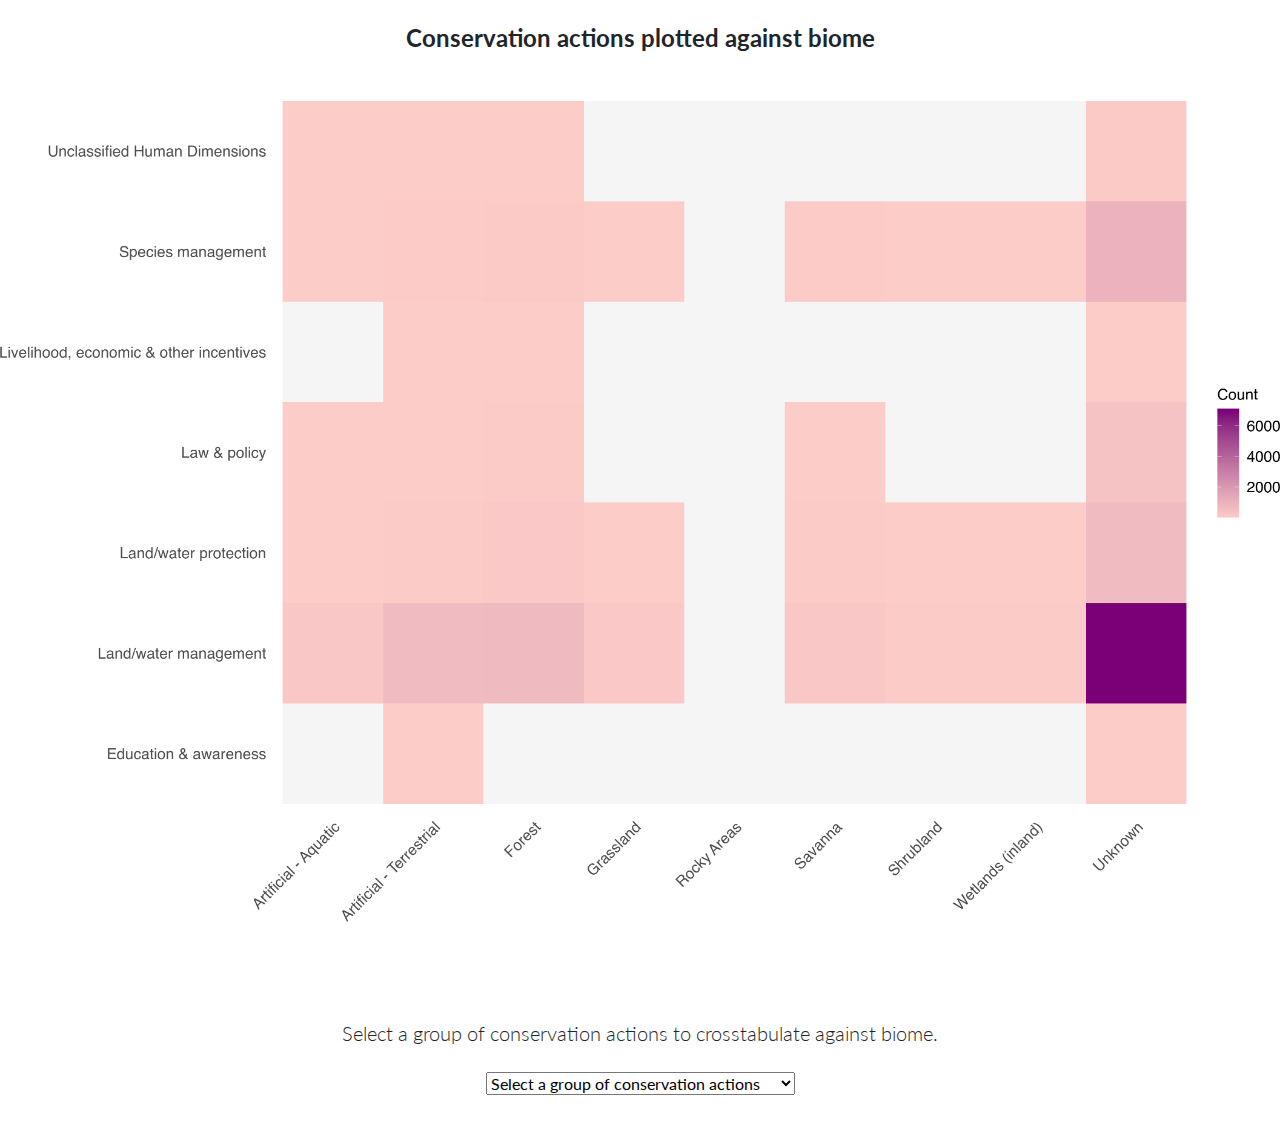
<file: figures/biome.html>
<!DOCTYPE html>
<html lang="en">
<head>
  
    <!-- Bootstrap core CSS -->
  <link href="../vendor/bootstrap/css/bootstrap.min.css" rel="stylesheet">

  <!-- Custom fonts for this template -->
  <link href="../vendor/fontawesome-free/css/all.min.css" rel="stylesheet">
  <link href="../vendor/simple-line-icons/css/simple-line-icons.css" rel="stylesheet" type="text/css">
  <link href="https://fonts.googleapis.com/css?family=Lato:300,400,700,300italic,400italic,700italic" rel="stylesheet" type="text/css">

  <!-- Custom styles for this template -->
  <link href="../css/landing-page.min.css" rel="stylesheet">


  <style>
    div {
      text-align: center
    }
    
    img {
      margin: 0;
      padding: 0;
      line-height: 0;
    }
  </style>

</head>
            
            
<body>
  <div>
    <br>
    <h4 class="mb-5">Conservation actions plotted against biome</h4>
    <img src="biome.png" style="width:100%; height: 100%; margin:0px">
    <br>
    <br>
    <br>
    <br>
    <br>
    <p class="lead mb-0">Select a group of conservation actions to crosstabulate against biome.</p>
    <br>
    <form name="change">
      <SELECT NAME="options" ONCHANGE="document.getElementById('figframe2').src = this.options[this.selectedIndex].value" id="selector">
      <option value="">Select a group of conservation actions</option>
      <option value="biome/1_Education_awareness.png">Education & awareness</option>
      <option value="biome/2_Landwater_management.png">Land/water management</option>
      <option value="biome/3_Landwater_protection.png">Land/water protection</option>
      <option value="biome/4_Law_policy.png">Law & policy</option>
      <option value="biome/5_Livelihood_economic_other_incentives.png">Livelihoods, economic & other incentives</option>
      <option value="biome/6_Species_management.png">Species management</option>
      <option value="biome/7_Unclassified_Human_Dimensions.png">Unclassified human dimensions</option>
      
      </SELECT>
    </form>
    <br>
    <img style="border: none; width: 100%; height: 100%; margin:0px" id="figframe2">
  </div>
  
</body>
</html>
</file>
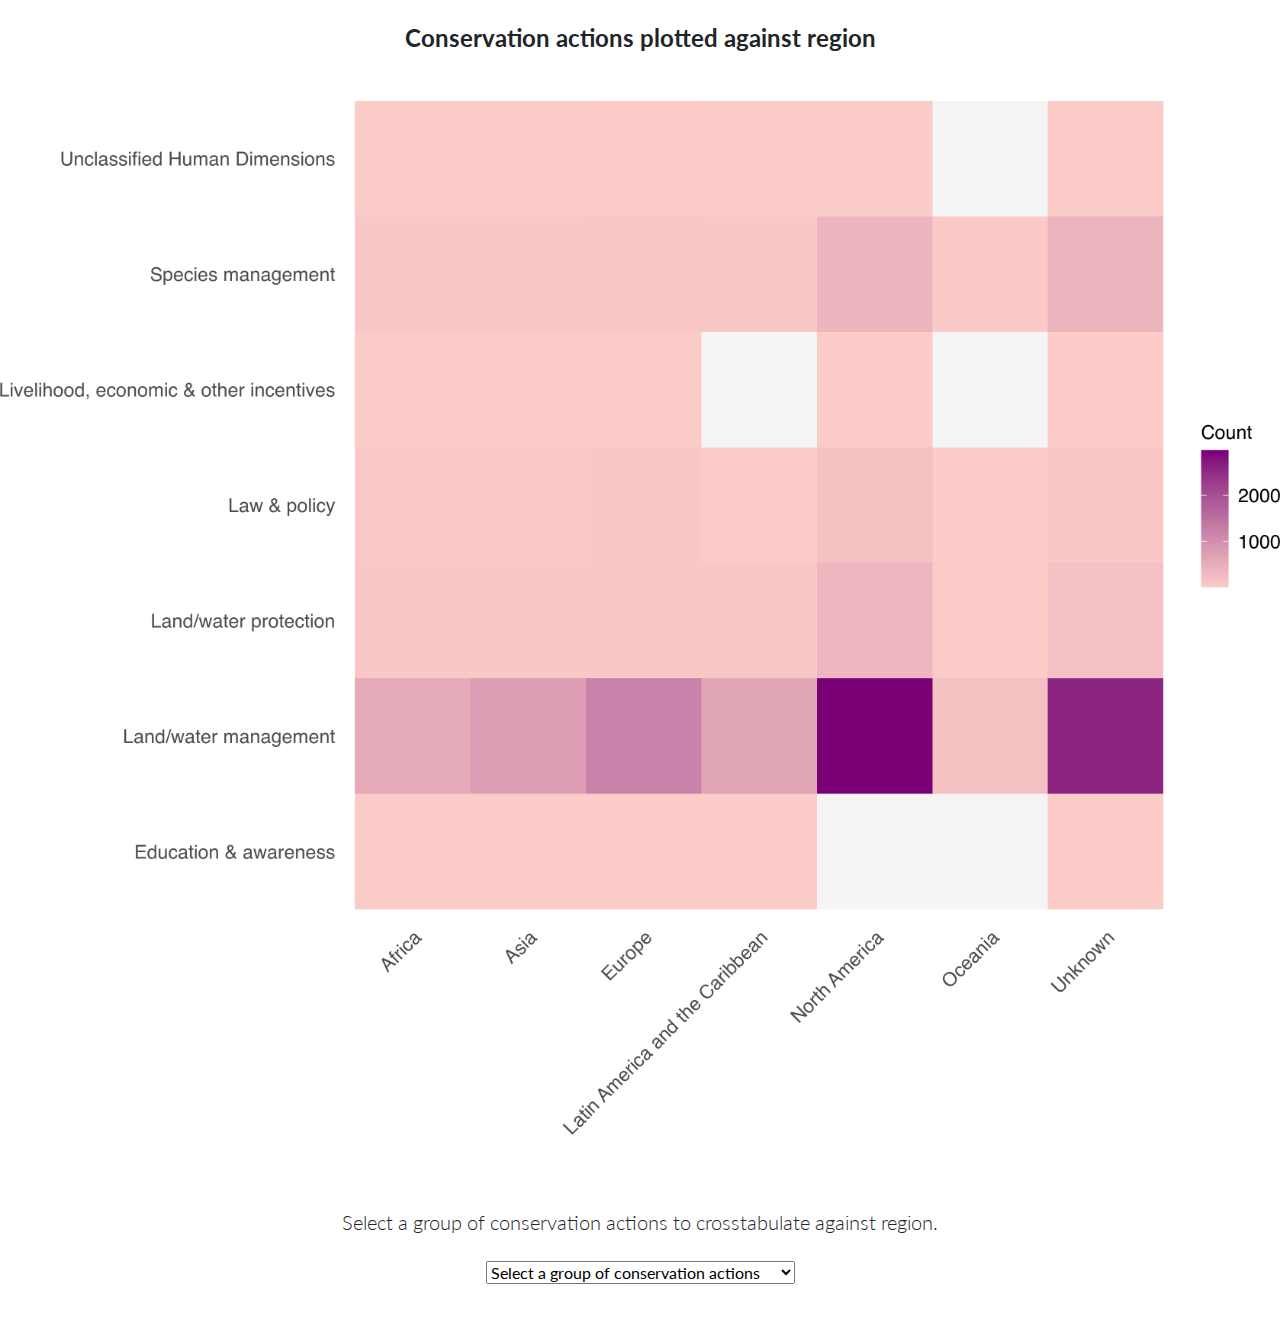
<file: figures/region.html>
<!DOCTYPE html>
<html lang="en">
<head>
  
    <!-- Bootstrap core CSS -->
  <link href="../vendor/bootstrap/css/bootstrap.min.css" rel="stylesheet">

  <!-- Custom fonts for this template -->
  <link href="../vendor/fontawesome-free/css/all.min.css" rel="stylesheet">
  <link href="../vendor/simple-line-icons/css/simple-line-icons.css" rel="stylesheet" type="text/css">
  <link href="https://fonts.googleapis.com/css?family=Lato:300,400,700,300italic,400italic,700italic" rel="stylesheet" type="text/css">

  <!-- Custom styles for this template -->
  <link href="../css/landing-page.min.css" rel="stylesheet">

  <style>
    div {
      text-align: center
    }
    
    img {
      margin: 0;
      padding: 0;
      line-height: 0;
    }
  </style>

</head>
            
            
<body>
  <div>
    <br>
    <h4 class="mb-5">Conservation actions plotted against region</h4>
    <img src="region.png" style="width:100%; height: 100%; margin:0px">
    <br>
    <br>
    <br>
    <br>
    <p class="lead mb-0">Select a group of conservation actions to crosstabulate against region.</p>
    <br>
    <form name="change">
      <SELECT NAME="options" ONCHANGE="document.getElementById('figframe2').src = this.options[this.selectedIndex].value" id="selector">
      <option value="">Select a group of conservation actions</option>
      <option value="region/1_Education_awareness.png">Education & awareness</option>
      <option value="region/2_Landwater_management.png">Land/water management</option>
      <option value="region/3_Landwater_protection.png">Land/water protection</option>
      <option value="region/4_Law_policy.png">Law & policy</option>
      <option value="region/5_Livelihood_economic_other_incentives.png">Livelihoods, economic & other incentives</option>
      <option value="region/6_Species_management.png">Species management</option>
      <option value="region/7_Unclassified_Human_Dimensions.png">Unclassified human dimensions</option>
      
      </SELECT>
    </form>
    <br>
    <img style="border: none; width: 100%; height: 100%; margin:0px" id="figframe2">
  </div>
  
</body>
</html>
</file>
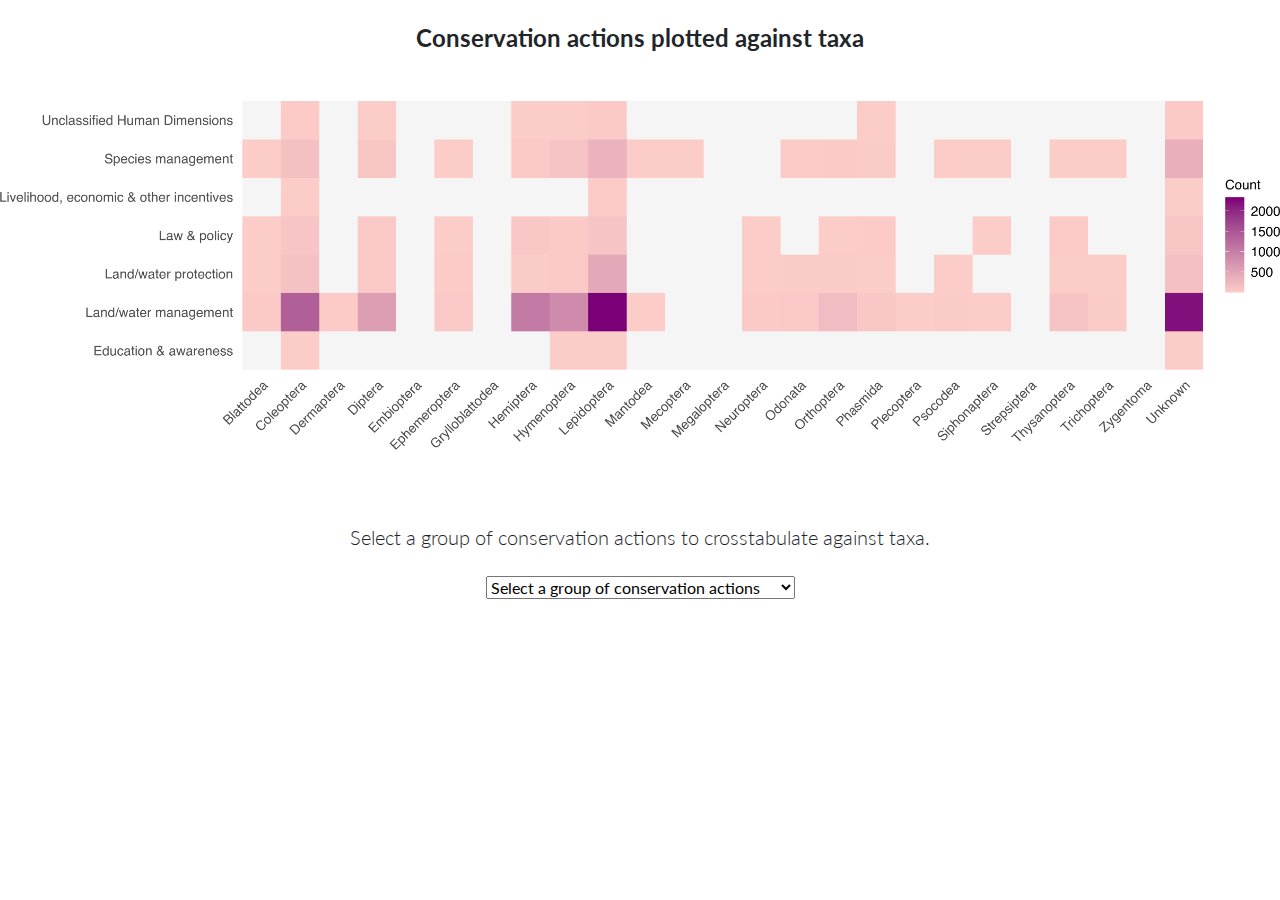
<file: figures/taxa.html>
<!DOCTYPE html>
<html lang="en">
<head>
  
    <!-- Bootstrap core CSS -->
  <link href="../vendor/bootstrap/css/bootstrap.min.css" rel="stylesheet">

  <!-- Custom fonts for this template -->
  <link href="../vendor/fontawesome-free/css/all.min.css" rel="stylesheet">
  <link href="../vendor/simple-line-icons/css/simple-line-icons.css" rel="stylesheet" type="text/css">
  <link href="https://fonts.googleapis.com/css?family=Lato:300,400,700,300italic,400italic,700italic" rel="stylesheet" type="text/css">

  <!-- Custom styles for this template -->
  <link href="../css/landing-page.min.css" rel="stylesheet">

  <style>
    div {
      text-align: center
    }
    
    img {
      margin: 0;
      padding: 0;
      line-height: 0;
    }
  </style>

</head>
            
            
<body>
  <div>
    <br>
    <h4 class="mb-5">Conservation actions plotted against taxa</h4>
    <img src="taxa.png" style="width:100%; height: 100%; margin:0px">
    <br>
    <br>
    <br>
    <br>
    <p class="lead mb-0">Select a group of conservation actions to crosstabulate against taxa.</p>
    <br>
    <form name="change">
      <SELECT NAME="options" ONCHANGE="document.getElementById('figframe2').src = this.options[this.selectedIndex].value" id="selector">
      <option value="">Select a group of conservation actions</option>
      <option value="taxa/1_Education_awareness.png">Education & awareness</option>
      <option value="taxa/2_Landwater_management.png">Land/water management</option>
      <option value="taxa/3_Landwater_protection.png">Land/water protection</option>
      <option value="taxa/4_Law_policy.png">Law & policy</option>
      <option value="taxa/5_Livelihood_economic_other_incentives.png">Livelihoods, economic & other incentives</option>
      <option value="taxa/6_Species_management.png">Species management</option>
      <option value="taxa/7_Unclassified_Human_Dimensions.png">Unclassified human dimensions</option>
      
      </SELECT>
    </form>
    <br>
    <br>
    <img style="border: none; width: 100%; height: 100%; margin:0px" id="figframe2">
  </div>
  
</body>
</html>
</file>
<file: vendor/simple-line-icons/css/simple-line-icons.css>
@font-face {
  font-family: 'simple-line-icons';
  src: url('../fonts/Simple-Line-Icons.eot?v=2.4.0');
  src: url('../fonts/Simple-Line-Icons.eot?v=2.4.0#iefix') format('embedded-opentype'), url('../fonts/Simple-Line-Icons.woff2?v=2.4.0') format('woff2'), url('../fonts/Simple-Line-Icons.ttf?v=2.4.0') format('truetype'), url('../fonts/Simple-Line-Icons.woff?v=2.4.0') format('woff'), url('../fonts/Simple-Line-Icons.svg?v=2.4.0#simple-line-icons') format('svg');
  font-weight: normal;
  font-style: normal;
}
/*
 Use the following CSS code if you want to have a class per icon.
 Instead of a list of all class selectors, you can use the generic [class*="icon-"] selector, but it's slower:
*/
.icon-user,
.icon-people,
.icon-user-female,
.icon-user-follow,
.icon-user-following,
.icon-user-unfollow,
.icon-login,
.icon-logout,
.icon-emotsmile,
.icon-phone,
.icon-call-end,
.icon-call-in,
.icon-call-out,
.icon-map,
.icon-location-pin,
.icon-direction,
.icon-directions,
.icon-compass,
.icon-layers,
.icon-menu,
.icon-list,
.icon-options-vertical,
.icon-options,
.icon-arrow-down,
.icon-arrow-left,
.icon-arrow-right,
.icon-arrow-up,
.icon-arrow-up-circle,
.icon-arrow-left-circle,
.icon-arrow-right-circle,
.icon-arrow-down-circle,
.icon-check,
.icon-clock,
.icon-plus,
.icon-minus,
.icon-close,
.icon-event,
.icon-exclamation,
.icon-organization,
.icon-trophy,
.icon-screen-smartphone,
.icon-screen-desktop,
.icon-plane,
.icon-notebook,
.icon-mustache,
.icon-mouse,
.icon-magnet,
.icon-energy,
.icon-disc,
.icon-cursor,
.icon-cursor-move,
.icon-crop,
.icon-chemistry,
.icon-speedometer,
.icon-shield,
.icon-screen-tablet,
.icon-magic-wand,
.icon-hourglass,
.icon-graduation,
.icon-ghost,
.icon-game-controller,
.icon-fire,
.icon-eyeglass,
.icon-envelope-open,
.icon-envelope-letter,
.icon-bell,
.icon-badge,
.icon-anchor,
.icon-wallet,
.icon-vector,
.icon-speech,
.icon-puzzle,
.icon-printer,
.icon-present,
.icon-playlist,
.icon-pin,
.icon-picture,
.icon-handbag,
.icon-globe-alt,
.icon-globe,
.icon-folder-alt,
.icon-folder,
.icon-film,
.icon-feed,
.icon-drop,
.icon-drawer,
.icon-docs,
.icon-doc,
.icon-diamond,
.icon-cup,
.icon-calculator,
.icon-bubbles,
.icon-briefcase,
.icon-book-open,
.icon-basket-loaded,
.icon-basket,
.icon-bag,
.icon-action-undo,
.icon-action-redo,
.icon-wrench,
.icon-umbrella,
.icon-trash,
.icon-tag,
.icon-support,
.icon-frame,
.icon-size-fullscreen,
.icon-size-actual,
.icon-shuffle,
.icon-share-alt,
.icon-share,
.icon-rocket,
.icon-question,
.icon-pie-chart,
.icon-pencil,
.icon-note,
.icon-loop,
.icon-home,
.icon-grid,
.icon-graph,
.icon-microphone,
.icon-music-tone-alt,
.icon-music-tone,
.icon-earphones-alt,
.icon-earphones,
.icon-equalizer,
.icon-like,
.icon-dislike,
.icon-control-start,
.icon-control-rewind,
.icon-control-play,
.icon-control-pause,
.icon-control-forward,
.icon-control-end,
.icon-volume-1,
.icon-volume-2,
.icon-volume-off,
.icon-calendar,
.icon-bulb,
.icon-chart,
.icon-ban,
.icon-bubble,
.icon-camrecorder,
.icon-camera,
.icon-cloud-download,
.icon-cloud-upload,
.icon-envelope,
.icon-eye,
.icon-flag,
.icon-heart,
.icon-info,
.icon-key,
.icon-link,
.icon-lock,
.icon-lock-open,
.icon-magnifier,
.icon-magnifier-add,
.icon-magnifier-remove,
.icon-paper-clip,
.icon-paper-plane,
.icon-power,
.icon-refresh,
.icon-reload,
.icon-settings,
.icon-star,
.icon-symbol-female,
.icon-symbol-male,
.icon-target,
.icon-credit-card,
.icon-paypal,
.icon-social-tumblr,
.icon-social-twitter,
.icon-social-facebook,
.icon-social-instagram,
.icon-social-linkedin,
.icon-social-pinterest,
.icon-social-github,
.icon-social-google,
.icon-social-reddit,
.icon-social-skype,
.icon-social-dribbble,
.icon-social-behance,
.icon-social-foursqare,
.icon-social-soundcloud,
.icon-social-spotify,
.icon-social-stumbleupon,
.icon-social-youtube,
.icon-social-dropbox,
.icon-social-vkontakte,
.icon-social-steam {
  font-family: 'simple-line-icons';
  speak: none;
  font-style: normal;
  font-weight: normal;
  font-variant: normal;
  text-transform: none;
  line-height: 1;
  /* Better Font Rendering =========== */
  -webkit-font-smoothing: antialiased;
  -moz-osx-font-smoothing: grayscale;
}
.icon-user:before {
  content: "\e005";
}
.icon-people:before {
  content: "\e001";
}
.icon-user-female:before {
  content: "\e000";
}
.icon-user-follow:before {
  content: "\e002";
}
.icon-user-following:before {
  content: "\e003";
}
.icon-user-unfollow:before {
  content: "\e004";
}
.icon-login:before {
  content: "\e066";
}
.icon-logout:before {
  content: "\e065";
}
.icon-emotsmile:before {
  content: "\e021";
}
.icon-phone:before {
  content: "\e600";
}
.icon-call-end:before {
  content: "\e048";
}
.icon-call-in:before {
  content: "\e047";
}
.icon-call-out:before {
  content: "\e046";
}
.icon-map:before {
  content: "\e033";
}
.icon-location-pin:before {
  content: "\e096";
}
.icon-direction:before {
  content: "\e042";
}
.icon-directions:before {
  content: "\e041";
}
.icon-compass:before {
  content: "\e045";
}
.icon-layers:before {
  content: "\e034";
}
.icon-menu:before {
  content: "\e601";
}
.icon-list:before {
  content: "\e067";
}
.icon-options-vertical:before {
  content: "\e602";
}
.icon-options:before {
  content: "\e603";
}
.icon-arrow-down:before {
  content: "\e604";
}
.icon-arrow-left:before {
  content: "\e605";
}
.icon-arrow-right:before {
  content: "\e606";
}
.icon-arrow-up:before {
  content: "\e607";
}
.icon-arrow-up-circle:before {
  content: "\e078";
}
.icon-arrow-left-circle:before {
  content: "\e07a";
}
.icon-arrow-right-circle:before {
  content: "\e079";
}
.icon-arrow-down-circle:before {
  content: "\e07b";
}
.icon-check:before {
  content: "\e080";
}
.icon-clock:before {
  content: "\e081";
}
.icon-plus:before {
  content: "\e095";
}
.icon-minus:before {
  content: "\e615";
}
.icon-close:before {
  content: "\e082";
}
.icon-event:before {
  content: "\e619";
}
.icon-exclamation:before {
  content: "\e617";
}
.icon-organization:before {
  content: "\e616";
}
.icon-trophy:before {
  content: "\e006";
}
.icon-screen-smartphone:before {
  content: "\e010";
}
.icon-screen-desktop:before {
  content: "\e011";
}
.icon-plane:before {
  content: "\e012";
}
.icon-notebook:before {
  content: "\e013";
}
.icon-mustache:before {
  content: "\e014";
}
.icon-mouse:before {
  content: "\e015";
}
.icon-magnet:before {
  content: "\e016";
}
.icon-energy:before {
  content: "\e020";
}
.icon-disc:before {
  content: "\e022";
}
.icon-cursor:before {
  content: "\e06e";
}
.icon-cursor-move:before {
  content: "\e023";
}
.icon-crop:before {
  content: "\e024";
}
.icon-chemistry:before {
  content: "\e026";
}
.icon-speedometer:before {
  content: "\e007";
}
.icon-shield:before {
  content: "\e00e";
}
.icon-screen-tablet:before {
  content: "\e00f";
}
.icon-magic-wand:before {
  content: "\e017";
}
.icon-hourglass:before {
  content: "\e018";
}
.icon-graduation:before {
  content: "\e019";
}
.icon-ghost:before {
  content: "\e01a";
}
.icon-game-controller:before {
  content: "\e01b";
}
.icon-fire:before {
  content: "\e01c";
}
.icon-eyeglass:before {
  content: "\e01d";
}
.icon-envelope-open:before {
  content: "\e01e";
}
.icon-envelope-letter:before {
  content: "\e01f";
}
.icon-bell:before {
  content: "\e027";
}
.icon-badge:before {
  content: "\e028";
}
.icon-anchor:before {
  content: "\e029";
}
.icon-wallet:before {
  content: "\e02a";
}
.icon-vector:before {
  content: "\e02b";
}
.icon-speech:before {
  content: "\e02c";
}
.icon-puzzle:before {
  content: "\e02d";
}
.icon-printer:before {
  content: "\e02e";
}
.icon-present:before {
  content: "\e02f";
}
.icon-playlist:before {
  content: "\e030";
}
.icon-pin:before {
  content: "\e031";
}
.icon-picture:before {
  content: "\e032";
}
.icon-handbag:before {
  content: "\e035";
}
.icon-globe-alt:before {
  content: "\e036";
}
.icon-globe:before {
  content: "\e037";
}
.icon-folder-alt:before {
  content: "\e039";
}
.icon-folder:before {
  content: "\e089";
}
.icon-film:before {
  content: "\e03a";
}
.icon-feed:before {
  content: "\e03b";
}
.icon-drop:before {
  content: "\e03e";
}
.icon-drawer:before {
  content: "\e03f";
}
.icon-docs:before {
  content: "\e040";
}
.icon-doc:before {
  content: "\e085";
}
.icon-diamond:before {
  content: "\e043";
}
.icon-cup:before {
  content: "\e044";
}
.icon-calculator:before {
  content: "\e049";
}
.icon-bubbles:before {
  content: "\e04a";
}
.icon-briefcase:before {
  content: "\e04b";
}
.icon-book-open:before {
  content: "\e04c";
}
.icon-basket-loaded:before {
  content: "\e04d";
}
.icon-basket:before {
  content: "\e04e";
}
.icon-bag:before {
  content: "\e04f";
}
.icon-action-undo:before {
  content: "\e050";
}
.icon-action-redo:before {
  content: "\e051";
}
.icon-wrench:before {
  content: "\e052";
}
.icon-umbrella:before {
  content: "\e053";
}
.icon-trash:before {
  content: "\e054";
}
.icon-tag:before {
  content: "\e055";
}
.icon-support:before {
  content: "\e056";
}
.icon-frame:before {
  content: "\e038";
}
.icon-size-fullscreen:before {
  content: "\e057";
}
.icon-size-actual:before {
  content: "\e058";
}
.icon-shuffle:before {
  content: "\e059";
}
.icon-share-alt:before {
  content: "\e05a";
}
.icon-share:before {
  content: "\e05b";
}
.icon-rocket:before {
  content: "\e05c";
}
.icon-question:before {
  content: "\e05d";
}
.icon-pie-chart:before {
  content: "\e05e";
}
.icon-pencil:before {
  content: "\e05f";
}
.icon-note:before {
  content: "\e060";
}
.icon-loop:before {
  content: "\e064";
}
.icon-home:before {
  content: "\e069";
}
.icon-grid:before {
  content: "\e06a";
}
.icon-graph:before {
  content: "\e06b";
}
.icon-microphone:before {
  content: "\e063";
}
.icon-music-tone-alt:before {
  content: "\e061";
}
.icon-music-tone:before {
  content: "\e062";
}
.icon-earphones-alt:before {
  content: "\e03c";
}
.icon-earphones:before {
  content: "\e03d";
}
.icon-equalizer:before {
  content: "\e06c";
}
.icon-like:before {
  content: "\e068";
}
.icon-dislike:before {
  content: "\e06d";
}
.icon-control-start:before {
  content: "\e06f";
}
.icon-control-rewind:before {
  content: "\e070";
}
.icon-control-play:before {
  content: "\e071";
}
.icon-control-pause:before {
  content: "\e072";
}
.icon-control-forward:before {
  content: "\e073";
}
.icon-control-end:before {
  content: "\e074";
}
.icon-volume-1:before {
  content: "\e09f";
}
.icon-volume-2:before {
  content: "\e0a0";
}
.icon-volume-off:before {
  content: "\e0a1";
}
.icon-calendar:before {
  content: "\e075";
}
.icon-bulb:before {
  content: "\e076";
}
.icon-chart:before {
  content: "\e077";
}
.icon-ban:before {
  content: "\e07c";
}
.icon-bubble:before {
  content: "\e07d";
}
.icon-camrecorder:before {
  content: "\e07e";
}
.icon-camera:before {
  content: "\e07f";
}
.icon-cloud-download:before {
  content: "\e083";
}
.icon-cloud-upload:before {
  content: "\e084";
}
.icon-envelope:before {
  content: "\e086";
}
.icon-eye:before {
  content: "\e087";
}
.icon-flag:before {
  content: "\e088";
}
.icon-heart:before {
  content: "\e08a";
}
.icon-info:before {
  content: "\e08b";
}
.icon-key:before {
  content: "\e08c";
}
.icon-link:before {
  content: "\e08d";
}
.icon-lock:before {
  content: "\e08e";
}
.icon-lock-open:before {
  content: "\e08f";
}
.icon-magnifier:before {
  content: "\e090";
}
.icon-magnifier-add:before {
  content: "\e091";
}
.icon-magnifier-remove:before {
  content: "\e092";
}
.icon-paper-clip:before {
  content: "\e093";
}
.icon-paper-plane:before {
  content: "\e094";
}
.icon-power:before {
  content: "\e097";
}
.icon-refresh:before {
  content: "\e098";
}
.icon-reload:before {
  content: "\e099";
}
.icon-settings:before {
  content: "\e09a";
}
.icon-star:before {
  content: "\e09b";
}
.icon-symbol-female:before {
  content: "\e09c";
}
.icon-symbol-male:before {
  content: "\e09d";
}
.icon-target:before {
  content: "\e09e";
}
.icon-credit-card:before {
  content: "\e025";
}
.icon-paypal:before {
  content: "\e608";
}
.icon-social-tumblr:before {
  content: "\e00a";
}
.icon-social-twitter:before {
  content: "\e009";
}
.icon-social-facebook:before {
  content: "\e00b";
}
.icon-social-instagram:before {
  content: "\e609";
}
.icon-social-linkedin:before {
  content: "\e60a";
}
.icon-social-pinterest:before {
  content: "\e60b";
}
.icon-social-github:before {
  content: "\e60c";
}
.icon-social-google:before {
  content: "\e60d";
}
.icon-social-reddit:before {
  content: "\e60e";
}
.icon-social-skype:before {
  content: "\e60f";
}
.icon-social-dribbble:before {
  content: "\e00d";
}
.icon-social-behance:before {
  content: "\e610";
}
.icon-social-foursqare:before {
  content: "\e611";
}
.icon-social-soundcloud:before {
  content: "\e612";
}
.icon-social-spotify:before {
  content: "\e613";
}
.icon-social-stumbleupon:before {
  content: "\e614";
}
.icon-social-youtube:before {
  content: "\e008";
}
.icon-social-dropbox:before {
  content: "\e00c";
}
.icon-social-vkontakte:before {
  content: "\e618";
}
.icon-social-steam:before {
  content: "\e620";
}
</file>
<file: css/landing-page.min.css>
/*!
 * Start Bootstrap - Landing Page v5.0.8 (https://startbootstrap.com/themes/landing-page)
 * Copyright 2013-2020 Start Bootstrap
 * Licensed under MIT (https://github.com/StartBootstrap/startbootstrap-landing-page/blob/master/LICENSE)
 */body{font-family:Lato,'Helvetica Neue',Helvetica,Arial,sans-serif}h1,h2,h3,h4,h5,h6{font-family:Lato,'Helvetica Neue',Helvetica,Arial,sans-serif;font-weight:700}header.masthead{position:relative;background-color:#343a40;background:url(../img/bg-masthead.jpg) no-repeat center center;background-size:cover;padding-top:8rem;padding-bottom:8rem}header.masthead .overlay{position:absolute;background-color:#212529;height:100%;width:100%;top:0;left:0;opacity:.3}header.masthead h1{font-size:2rem}@media (min-width:768px){header.masthead{padding-top:12rem;padding-bottom:12rem}header.masthead h1{font-size:3rem}}.showcase .showcase-text{padding:3rem}.showcase .showcase-img{min-height:30rem;background-size:cover}@media (min-width:768px){.showcase .showcase-text{padding:7rem}}.features-icons{padding-top:7rem;padding-bottom:7rem}.features-icons .features-icons-item{max-width:20rem}.features-icons .features-icons-item .features-icons-icon{height:7rem}.features-icons .features-icons-item .features-icons-icon i{font-size:4.5rem}.features-icons .features-icons-item:hover .features-icons-icon i{font-size:5rem}.testimonials{padding-top:7rem;padding-bottom:7rem}.testimonials .testimonial-item{max-width:18rem}.testimonials .testimonial-item img{max-width:12rem;box-shadow:0 5px 5px 0 #adb5bd}.call-to-action{position:relative;background-color:#343a40;background:url(../img/bg-masthead.jpg) no-repeat center center;background-size:cover;padding-top:7rem;padding-bottom:7rem}.call-to-action .overlay{position:absolute;background-color:#212529;height:100%;width:100%;top:0;left:0;opacity:.3}footer.footer{padding-top:4rem;padding-bottom:4rem}
</file>
